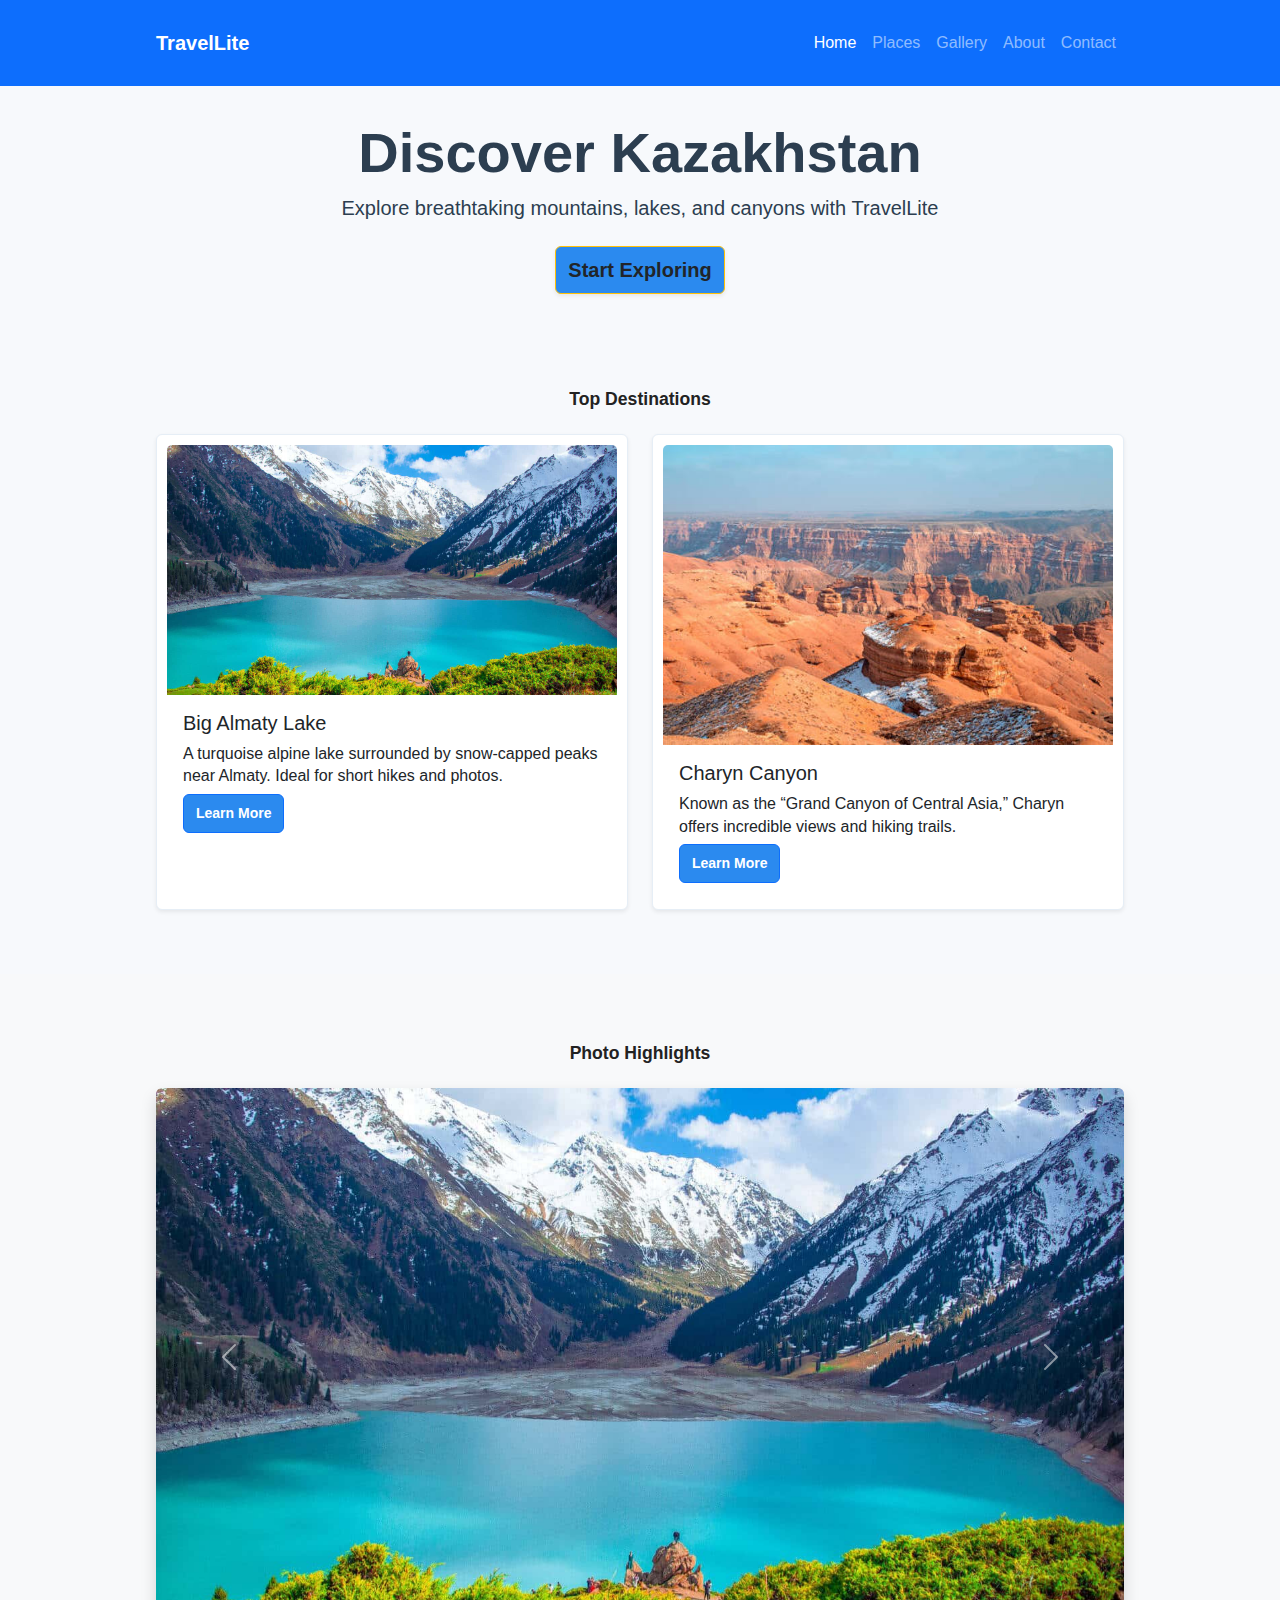
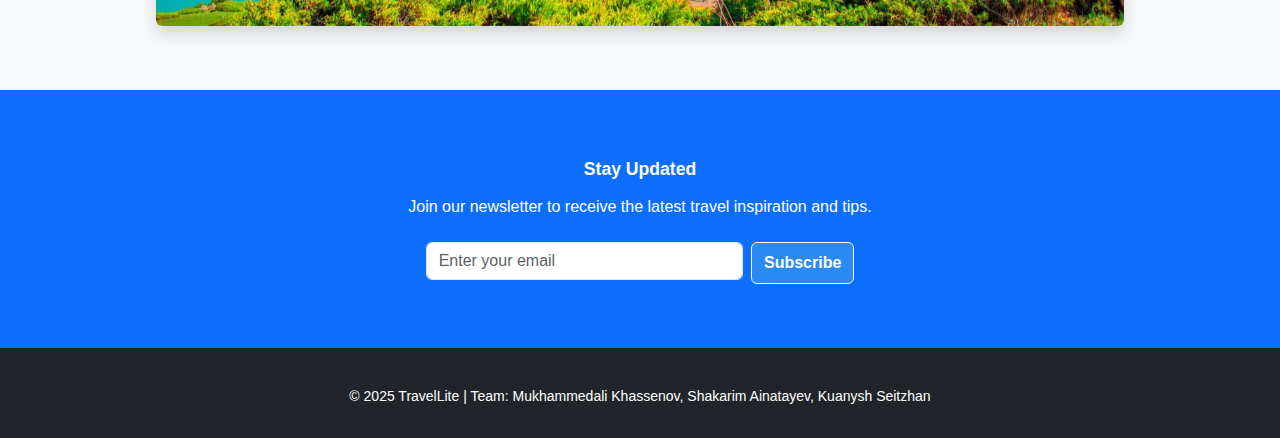
<file: index.html>
<!doctype html>
<html lang="en">
<head>
  <meta charset="utf-8" />
  <meta name="viewport" content="width=device-width, initial-scale=1" />
  <title>TravelLite — Home</title>

  <!-- Bootstrap CSS -->
  <link href="https://cdn.jsdelivr.net/npm/bootstrap@5.3.3/dist/css/bootstrap.min.css" rel="stylesheet">

  <!-- Custom CSS -->
  <link rel="stylesheet" href="css/style.css" />
</head>
<body>

  <!-- NAVBAR -->
  <nav class="navbar navbar-expand-lg navbar-dark bg-primary sticky-top">
    <div class="container">
      <a class="navbar-brand fw-bold" href="index.html">TravelLite</a>
      <button class="navbar-toggler" type="button" data-bs-toggle="collapse" data-bs-target="#mainNav"
        aria-controls="mainNav" aria-expanded="false" aria-label="Toggle navigation">
        <span class="navbar-toggler-icon"></span>
      </button>

      <div class="collapse navbar-collapse" id="mainNav">
        <ul class="navbar-nav ms-auto">
          <li class="nav-item"><a class="nav-link active" href="index.html">Home</a></li>
          <li class="nav-item"><a class="nav-link" href="places.html">Places</a></li>
          <li class="nav-item"><a class="nav-link" href="gallery.html">Gallery</a></li>
          <li class="nav-item"><a class="nav-link" href="about.html">About</a></li>
          <li class="nav-item"><a class="nav-link" href="contact.html">Contact</a></li>
        </ul>
      </div>
    </div>
  </nav>

  <!-- HERO SECTION -->
  <section class="hero text-center text-light d-flex align-items-center justify-content-center">
    <div class="overlay"></div>
    <div class="container position-relative">
      <h1 class="display-4 fw-bold">Discover Kazakhstan</h1>
      <p class="lead mb-4">Explore breathtaking mountains, lakes, and canyons with TravelLite</p>
      <a href="places.html" class="btn btn-lg btn-warning text-dark fw-semibold shadow-sm">Start Exploring</a>
    </div>
  </section>

  <!-- FEATURED SECTION -->
  <main class="container my-5">
    <h2 class="text-center mb-4 fw-bold">Top Destinations</h2>
    <div class="row row-cols-1 row-cols-md-2 g-4">
      <div class="col">
        <div class="card h-100 shadow-sm">
          <img src="images/big_almaty_lake.jpg" class="card-img-top" alt="Big Almaty Lake">
          <div class="card-body">
            <h5 class="card-title">Big Almaty Lake</h5>
            <p class="card-text">A turquoise alpine lake surrounded by snow-capped peaks near Almaty. Ideal for short hikes and photos.</p>
            <a href="about.html#almaty" class="btn btn-outline-primary btn-sm">Learn More</a>
          </div>
        </div>
      </div>
      <div class="col">
        <div class="card h-100 shadow-sm">
          <img src="images/charyn_canyon.jpg" class="card-img-top" alt="Charyn Canyon">
          <div class="card-body">
            <h5 class="card-title">Charyn Canyon</h5>
            <p class="card-text">Known as the “Grand Canyon of Central Asia,” Charyn offers incredible views and hiking trails.</p>
            <a href="about.html#charyn" class="btn btn-outline-primary btn-sm">Learn More</a>
          </div>
        </div>
      </div>
    </div>
  </main>

  <!-- CAROUSEL -->
  <section class="bg-light py-5">
    <div class="container">
      <h2 class="text-center fw-bold mb-4">Photo Highlights</h2>
      <div id="travelCarousel" class="carousel slide" data-bs-ride="carousel">
        <div class="carousel-inner rounded shadow">
          <div class="carousel-item active">
            <img src="images/big_almaty_lake.jpg" class="d-block w-100" alt="Big Almaty Lake">
          </div>
          <div class="carousel-item">
            <img src="images/charyn_canyon.jpg" class="d-block w-100" alt="Charyn Canyon">
          </div>
          <div class="carousel-item">
            <img src="images/borovoe.jpeg" class="d-block w-100" alt="Burabay Lake">
          </div>
          <div class="carousel-item">
            <img src="images/kolsai.jpeg" class="d-block w-100" alt="Kolsai Lake">
          </div>
        </div>

        <button class="carousel-control-prev" type="button" data-bs-target="#travelCarousel" data-bs-slide="prev">
          <span class="carousel-control-prev-icon"></span>
        </button>
        <button class="carousel-control-next" type="button" data-bs-target="#travelCarousel" data-bs-slide="next">
          <span class="carousel-control-next-icon"></span>
        </button>
      </div>
    </div>
  </section>

  <!-- SUBSCRIBE SECTION -->
  <section class="subscribe bg-primary text-white text-center py-5">
    <div class="container">
      <h2 class="fw-bold mb-3">Stay Updated</h2>
      <p class="mb-4">Join our newsletter to receive the latest travel inspiration and tips.</p>
      <form class="row justify-content-center g-2">
        <div class="col-10 col-md-6 col-lg-4">
          <input type="email" class="form-control" placeholder="Enter your email" required>
        </div>
        <div class="col-auto">
          <button type="submit" class="btn btn-light fw-semibold">Subscribe</button>
        </div>
      </form>
    </div>
  </section>

  <!-- FOOTER -->
  <footer class="bg-dark text-white text-center py-3">
    <div class="container">
      <p class="mb-0 small">© 2025 TravelLite | Team: Mukhammedali Khassenov, Shakarim Ainatayev, Kuanysh Seitzhan</p>
    </div>
  </footer>

  <!-- Bootstrap JS -->
  <script src="https://cdn.jsdelivr.net/npm/bootstrap@5.3.3/dist/js/bootstrap.bundle.min.js"></script>
</body>
</html>
</file>
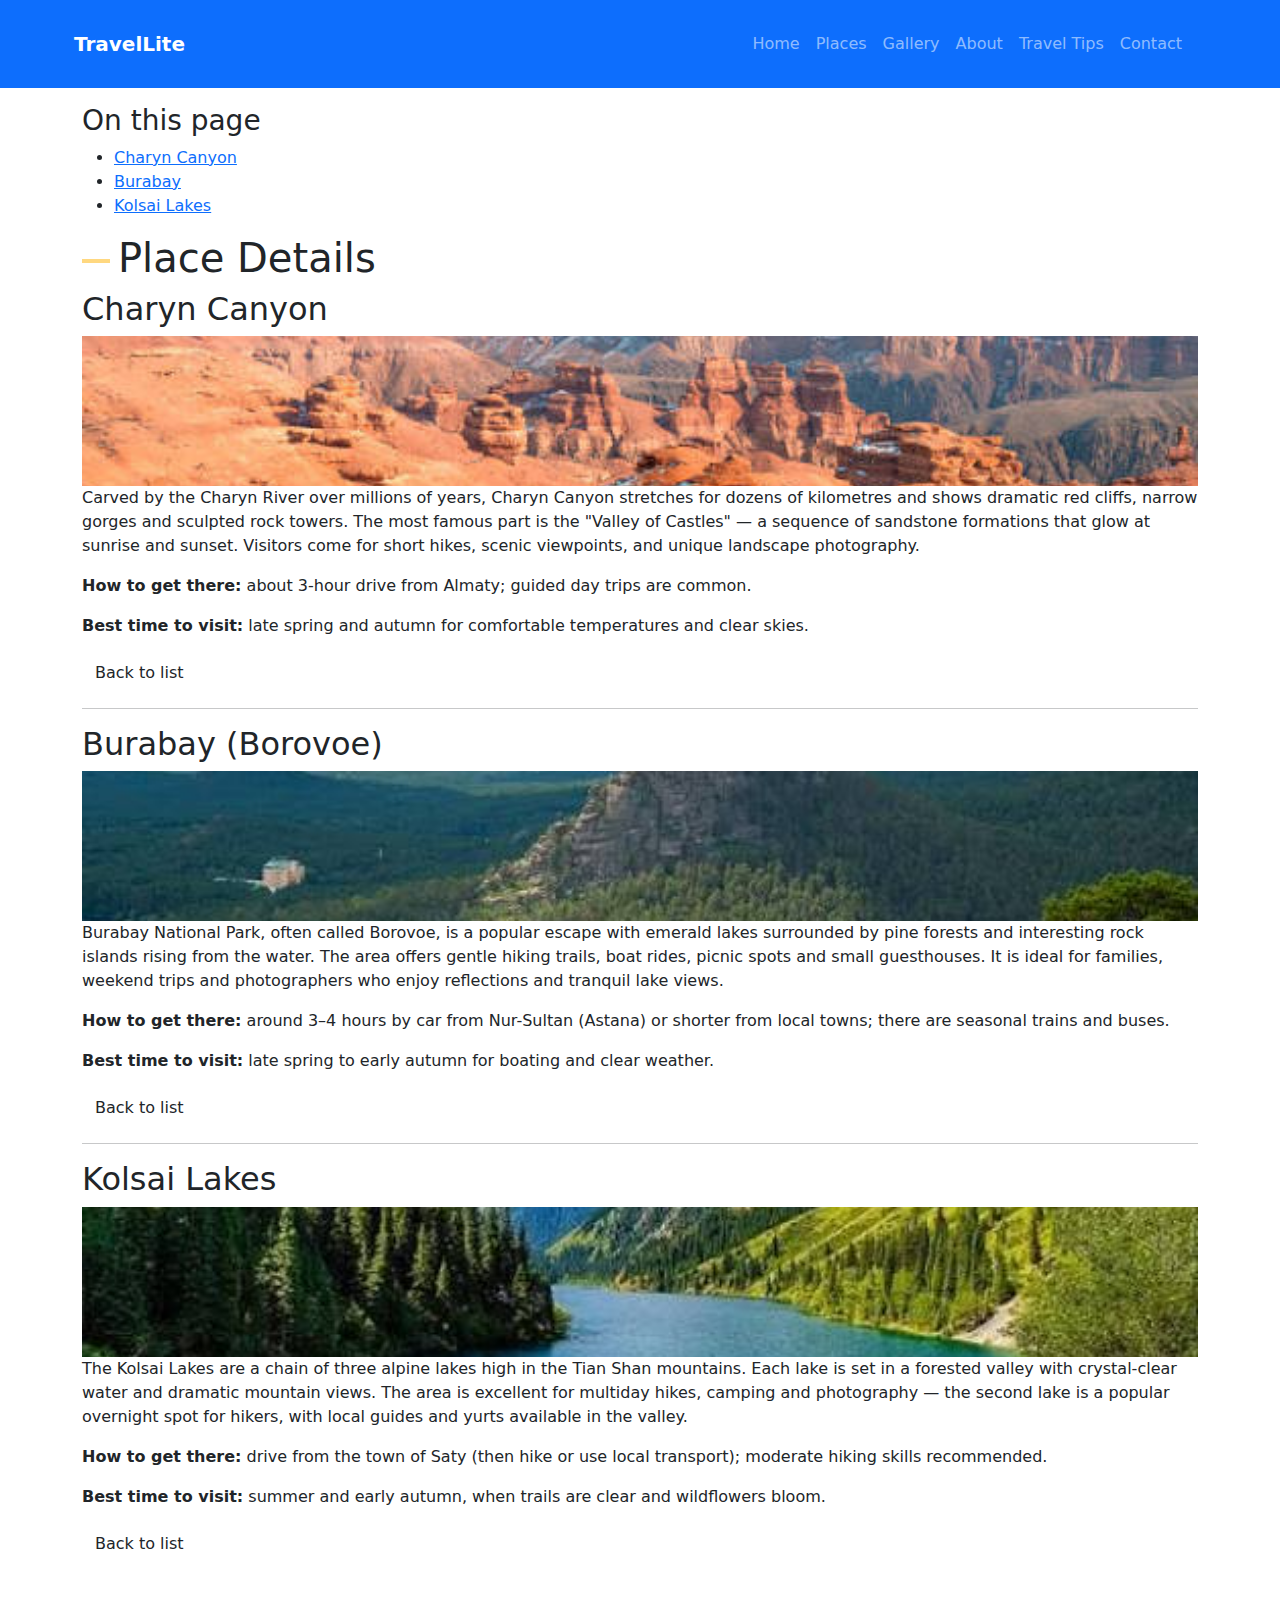
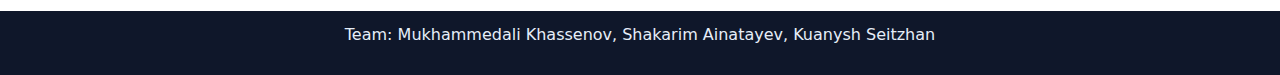
<file: about.html>
<!doctype html>
<html lang="en">
<head>
  <meta charset="utf-8" />
  <meta name="viewport" content="width=device-width,initial-scale=1" />
  <title>TravelLite — Place Details</title>
  <link rel="stylesheet" href="css/style.css" />

  <!-- Bootstrap CSS -->
  <link href="https://cdn.jsdelivr.net/npm/bootstrap@5.3.3/dist/css/bootstrap.min.css" rel="stylesheet">
</head>
<body>
  <!-- NAVBAR -->
<nav class="navbar navbar-expand-lg navbar-dark bg-primary sticky-top">
  <div class="container">
    <a class="navbar-brand fw-bold" href="index.html">TravelLite</a>
    <button class="navbar-toggler" type="button" data-bs-toggle="collapse" data-bs-target="#mainNav"
      aria-controls="mainNav" aria-expanded="false" aria-label="Toggle navigation">
      <span class="navbar-toggler-icon"></span>
    </button>

    <div class="collapse navbar-collapse" id="mainNav">
      <ul class="navbar-nav ms-auto">
        <li class="nav-item"><a class="nav-link" href="index.html">Home</a></li>
        <li class="nav-item"><a class="nav-link" href="places.html">Places</a></li>
        <li class="nav-item"><a class="nav-link" href="gallery.html">Gallery</a></li>
        <li class="nav-item"><a class="nav-link" href="about.html">About</a></li>
        <li class="nav-item"><a class="nav-link" href="tips.html">Travel Tips</a></li>
        <li class="nav-item"><a class="nav-link" href="contact.html">Contact</a></li>
      </ul>
    </div>
  </div>
  <span id="datetime" class="text-light ms-3 small"></span>
</nav>


  <main class="container site-layout">
    <aside class="sidebar">
      <h3>On this page</h3>
      <ul>
        <li><a href="#charyn">Charyn Canyon</a></li>
        <li><a href="#burabay">Burabay</a></li>
        <li><a href="#kolsai">Kolsai Lakes</a></li>
      </ul>
    </aside>

    <section class="main-content">
      <h1 class="page-title">Place Details</h1>

      <!-- CHARYN -->
      <section id="charyn" class="detail">
        <h2>Charyn Canyon</h2>
        <img src="images/charyn_canyon.jpg" alt="Charyn Canyon" class="card-img">
        <p>
          Carved by the Charyn River over millions of years, Charyn Canyon stretches for dozens of kilometres and
          shows dramatic red cliffs, narrow gorges and sculpted rock towers. The most famous part is the "Valley of
          Castles" — a sequence of sandstone formations that glow at sunrise and sunset. Visitors come for short
          hikes, scenic viewpoints, and unique landscape photography.
        </p>
        <p><strong>How to get there:</strong> about 3-hour drive from Almaty; guided day trips are common.</p>
        <p><strong>Best time to visit:</strong> late spring and autumn for comfortable temperatures and clear skies.</p>
        <p><a class="btn" href="places.html">Back to list</a></p>
      </section>

      <hr>

      <!-- BURABAY (BOROVOE) -->
      <section id="burabay" class="detail">
        <h2>Burabay (Borovoe)</h2>
        <img src="images/borovoe.jpeg" alt="Burabay / Borovoe" class="card-img">
        <p>
          Burabay National Park, often called Borovoe, is a popular escape with emerald lakes surrounded by pine forests
          and interesting rock islands rising from the water. The area offers gentle hiking trails, boat rides, picnic
          spots and small guesthouses. It is ideal for families, weekend trips and photographers who enjoy reflections
          and tranquil lake views.
        </p>
        <p><strong>How to get there:</strong> around 3–4 hours by car from Nur-Sultan (Astana) or shorter from local towns; there are seasonal trains and buses.</p>
        <p><strong>Best time to visit:</strong> late spring to early autumn for boating and clear weather.</p>
        <p><a class="btn" href="places.html">Back to list</a></p>
      </section>

      <hr>

      <!-- KOLSAI -->
      <section id="kolsai" class="detail">
        <h2>Kolsai Lakes</h2>
        <img src="images/kolsai.jpeg" alt="Kolsai Lakes" class="card-img">
        <p>
          The Kolsai Lakes are a chain of three alpine lakes high in the Tian Shan mountains. Each lake is set in a
          forested valley with crystal-clear water and dramatic mountain views. The area is excellent for multiday
          hikes, camping and photography — the second lake is a popular overnight spot for hikers, with local guides
          and yurts available in the valley.
        </p>
        <p><strong>How to get there:</strong> drive from the town of Saty (then hike or use local transport); moderate hiking skills recommended.</p>
        <p><strong>Best time to visit:</strong> summer and early autumn, when trails are clear and wildflowers bloom.</p>
        <p><a class="btn" href="places.html">Back to list</a></p>
      </section>
    </section>
  </main>

  <footer class="site-footer">
    <p>Team: Mukhammedali Khassenov, Shakarim Ainatayev, Kuanysh Seitzhan</p>
  </footer>

  <script src="js/script.js"></script>

  <!-- Bootstrap JS -->
  <script src="https://cdn.jsdelivr.net/npm/bootstrap@5.3.3/dist/js/bootstrap.bundle.min.js"></script>
</body>
</html>
</file>
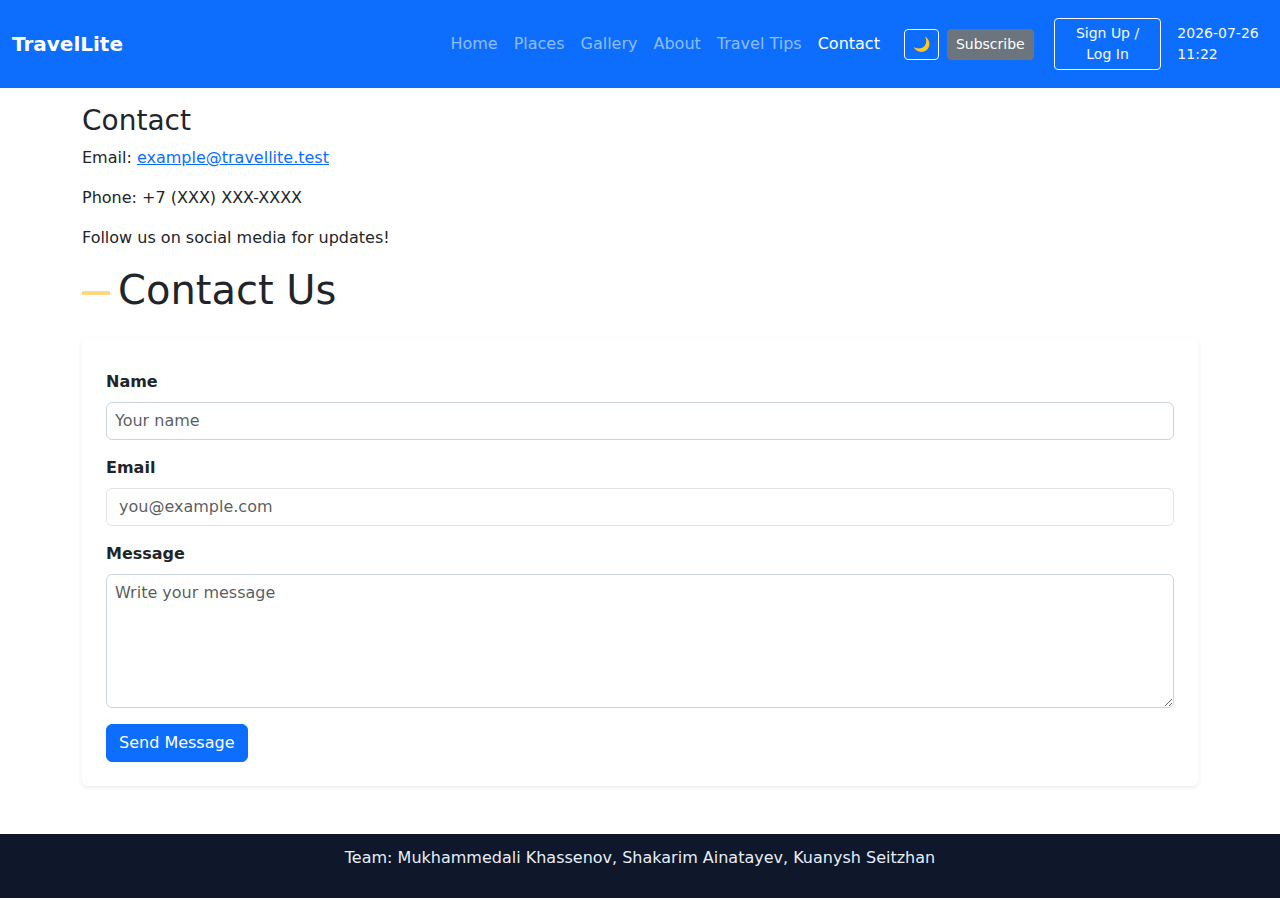
<file: contact.html>
<!doctype html>
<html lang="en">
<head>
  <meta charset="utf-8" />
  <meta name="viewport" content="width=device-width,initial-scale=1" />
  <title>TravelLite — Contact</title>
  <link rel="stylesheet" href="css/style.css" />
  <link href="https://cdn.jsdelivr.net/npm/bootstrap@5.3.3/dist/css/bootstrap.min.css" rel="stylesheet">
  <script src="https://ajax.googleapis.com/ajax/libs/jquery/3.7.1/jquery.min.js"></script>
</head>
<body>
  <div id="scroll-progress" aria-hidden="true"></div>

  <nav class="navbar navbar-expand-lg navbar-dark bg-primary sticky-top" role="navigation">
    <div class="container">
      <a class="navbar-brand fw-bold" href="index.html">TravelLite</a>
      <button class="navbar-toggler" type="button" data-bs-toggle="collapse" data-bs-target="#mainNav"
        aria-controls="mainNav" aria-expanded="false" aria-label="Toggle navigation">
        <span class="navbar-toggler-icon"></span>
      </button>

      <div class="collapse navbar-collapse" id="mainNav">
        <ul class="navbar-nav ms-auto">
          <li class="nav-item"><a class="nav-link" href="index.html">Home</a></li>
          <li class="nav-item"><a class="nav-link" href="places.html">Places</a></li>
          <li class="nav-item"><a class="nav-link" href="gallery.html">Gallery</a></li>
          <li class="nav-item"><a class="nav-link" href="about.html">About</a></li>
          <li class="nav-item"><a class="nav-link" href="tips.html">Travel Tips</a></li>
          <li class="nav-item"><a class="nav-link active" href="contact.html">Contact</a></li>
        </ul>
      </div>

      <div class="d-flex align-items-center ms-3">
        <button id="theme-toggle" class="btn btn-sm btn-outline-light me-2" aria-pressed="false" title="Toggle light / dark">🌙</button>
        <button id="open-popup" class="btn btn-sm btn-secondary" data-bs-toggle="modal" data-bs-target="#subscribeModal">Subscribe</button>
      </div>
    </div>
    <button id="auth-btn" class="btn btn-sm btn-outline-light ms-2">Sign Up / Log In</button>
    <span id="datetime" class="text-light ms-3 small" aria-hidden="true"></span>
  </nav>

  <main class="container site-layout">
    <aside class="sidebar">
      <h3>Contact</h3>
      <p>Email: <a href="mailto:example@travellite.test">example@travellite.test</a></p>
      <p>Phone: +7 (XXX) XXX-XXXX</p>
      <p>Follow us on social media for updates!</p>
    </aside>

    <section class="main-content">
      <h1 class="page-title mb-4">Contact Us</h1>

      <form id="contact-form" class="contact-form bg-white p-4 rounded shadow-sm needs-validation" action="#" method="post" novalidate>
        <div class="mb-3">
          <label for="name" class="form-label">Name</label>
          <input id="name" name="name" type="text" class="form-control" placeholder="Your name" required aria-required="true">
          <div class="invalid-feedback">Please enter your name.</div>
        </div>

        <div class="mb-3">
          <label for="email" class="form-label">Email</label>
          <input id="email" name="email" type="email" class="form-control" placeholder="you@example.com" required aria-required="true">
          <div class="invalid-feedback">Please enter a valid email address.</div>
        </div>

        <div class="mb-3">
          <label for="message" class="form-label">Message</label>
          <textarea id="message" name="message" rows="5" class="form-control" placeholder="Write your message" required aria-required="true"></textarea>
          <div class="invalid-feedback">Please write a message.</div>
        </div>

        <button class="btn btn-primary submit-btn" type="submit">Send Message</button>
      </form>

      <div id="contact-feedback" class="mt-3" aria-live="polite"></div>
    </section>
  </main>

  <footer class="site-footer">
    <p>Team: Mukhammedali Khassenov, Shakarim Ainatayev, Kuanysh Seitzhan</p>
  </footer>

  <div class="modal fade" id="subscribeModal" tabindex="-1" aria-labelledby="subscribeModalLabel" aria-hidden="true">
    <div class="modal-dialog modal-sm modal-dialog-centered">
      <div class="modal-content">
        <form id="subscribe-form" class="needs-validation" novalidate>
          <div class="modal-header">
            <h5 class="modal-title" id="subscribeModalLabel">Subscribe</h5>
            <button type="button" class="btn-close" data-bs-dismiss="modal" aria-label="Close"></button>
          </div>
          <div class="modal-body">
            <label for="subscribe-email" class="form-label">Email address</label>
            <input id="subscribe-email" name="email" type="email" class="form-control" placeholder="you@example.com" required aria-required="true" />
            <div class="invalid-feedback">Please enter a valid email.</div>
          </div>
          <div class="modal-footer">
            <button class="btn btn-secondary" type="button" data-bs-dismiss="modal">Cancel</button>
            <button class="btn btn-primary" type="submit">Subscribe</button>
          </div>
        </form>
      </div>
    </div>
  </div>

  <script src="js/script.js"></script>
  <script src="https://cdn.jsdelivr.net/npm/bootstrap@5.3.3/dist/js/bootstrap.bundle.min.js"></script>
</body>
</html>
</file>
<file: css/style.css>
/* BOX MODEL reset */
* { box-sizing: border-box; }

/* TYPOGRAPHY (element selectors) */
body {
  margin: 0;
  font-family: Arial, Helvetica, sans-serif;
  color: #222;
  background: #f7f9fc;
  line-height: 1.4;
}
h1 { font-size: 1.6rem; margin: 0.4rem 0; }
h2 { font-size: 1.1rem; margin: 0.3rem 0; }
p { margin: 0.4rem 0; }

/* CONTAINER (different units: %, px, rem) */
.container {
  width: 90%;
  max-width: 1000px; /* px unit */
  margin: 0 auto;
  padding: 1rem; /* rem unit */
}

/* HEADER & NAV (descendant selector nav a) */
.site-header {
  background-image: url('../images/hero.jpg');
  background-size: cover;
  background-position: center;
  color: rgb(0, 0, 0);
  padding: 18px 0;
}
.nav {
  background: rgba(0,0,0,0.3);
  padding: 8px 0; /* spacing */
  text-align: center;
}
.nav a {
  color: white;
  text-decoration: none;
  margin: 0 10px;
  font-weight: 600;
}
.nav a:hover {
  color: #ffd880;
  text-decoration: underline;
}

/* ID selector example (used in index header) */
#banner { border-bottom: 3px solid rgba(255,255,255,0.08); }

/* HERO */
.hero h1,
.hero p {
  color: #2c3e50; 
}
.hero { text-align: center; padding: 10px 0; }
.lead { margin: 0.5rem 0; }

/* CARDS and IMAGES */
.featured { display:flex; gap: 12px; flex-wrap: wrap; margin-top: 12px; }
.card {
  background: white;
  border: 1px solid #e6eef6; /* border */
  padding: 10px;             /* padding */
  flex: 1 1 250px;
  border-radius: 6px;
}
.card-img {
  width: 100%;
  height: 150px;    /* px unit */
  object-fit: cover;
  border-radius: 4px;
}

/* BUTTON (class selector) */
.btn {
  display:inline-block;
  padding: 8px 12px;
  border-radius: 6px;
  background: #2b8aef;
  color: white;
  text-decoration: none;
  font-weight: 600;
  transition: transform 0.12s ease;
}
.btn:hover { transform: translateY(-2px); }

/* FORMS */
.simple-form label, .contact-form label { display:block; margin-top: 8px; font-weight:600; }
.simple-form input[type="text"], .contact-form input[type="text"], .contact-form textarea {
  width: 100%;
  padding: 6px 8px;
  margin-top: 6px;
  border: 1px solid #cbd5e1;
  border-radius: 6px;
  font-size: 1rem;
}
.submit { margin-top: 8px; cursor: pointer; }

/* PLACES list (flex layout) */
.place {
  display:flex;
  gap: 12px;
  margin: 12px 0;
  align-items: flex-start;
}
.place-img {
  width: 180px;
  height: 110px;
  object-fit: cover;
  border-radius: 6px;
}

/* GALLERY grid */
.gallery {
  display: grid;
  grid-template-columns: repeat(auto-fit, minmax(120px, 1fr));
  gap: 8px;
  margin-top: 12px;
}
.gallery-item {
  width: 100%;
  height: 120px;
  object-fit: cover;
  border-radius: 6px;
}

/* Circular image (class selector) */
.avatar {
  width: 120px !important;
  height: 120px !important;
  border-radius: 50%;
  display: block;
  margin: 8px auto;
  border: 3px solid white;
  object-fit: cover;
}

/* FOOTER */
.site-footer {
  background: #0f172a;
  color: #e6eef8;
  text-align: center;
  padding: 12px 0;
  margin-top: 16px;
}

/* PSEUDO-ELEMENT (bonus) */
.page-title::before {
  content: "";
  display:inline-block;
  width: 28px;
  height: 4px;
  background: #ffd880;
  margin-right: 8px;
  vertical-align: middle;
}

/* RESPONSIVE */
@media (max-width: 600px) {
  .place { flex-direction: column; text-align: center; }
  .nav a { margin: 0 6px; font-size: 0.95rem; }
}
</file>
